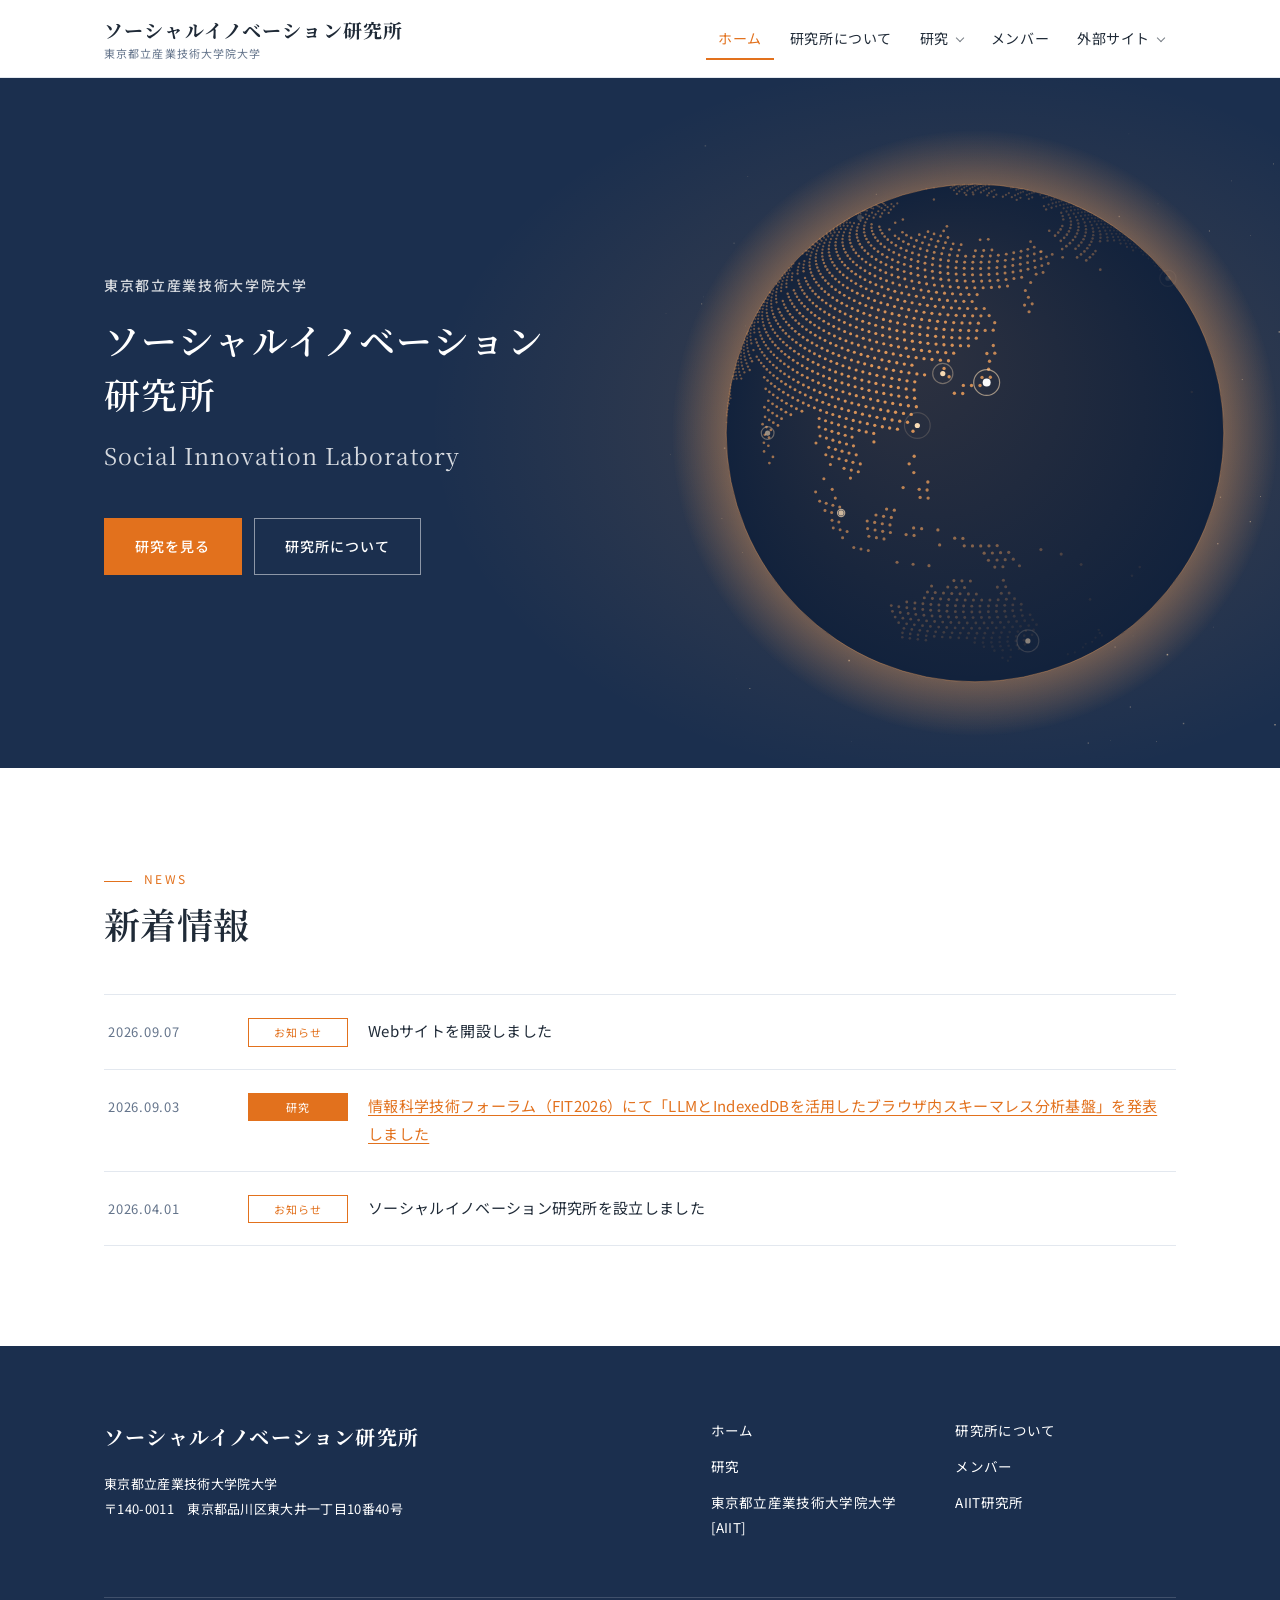
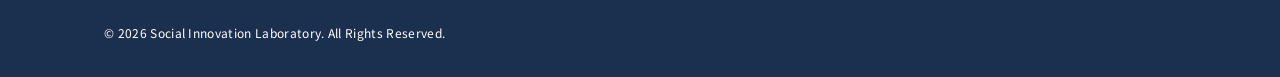
<file: index.html>
<!DOCTYPE html>
<html lang="ja">
<head>
<meta charset="UTF-8">
<meta name="viewport" content="width=device-width, initial-scale=1">
<title>東京都立産業技術大学院大学 ソーシャルイノベーション研究所</title>
<meta name="description" content="東京都立産業技術大学院大学（AIIT）ソーシャルイノベーション研究所のWebサイトです。社会課題の本質を洞察し、ICT・AIなどの新しい仕組みや技術・制度・サービスで解決するための研究・実証を行っています。">
<meta property="og:title" content="東京都立産業技術大学院大学 ソーシャルイノベーション研究所">
<meta property="og:description" content="東京都立産業技術大学院大学（AIIT）ソーシャルイノベーション研究所のWebサイトです。社会課題の本質を洞察し、ICT・AIなどの新しい仕組みや技術・制度・サービスで解決するための研究・実証を行っています。">
<meta property="og:type" content="website">
<meta property="og:locale" content="ja_JP">
<meta property="og:url" content="https://aiit-namioka-pt.github.io/social-innovation-lab/">
<meta property="og:site_name" content="東京都立産業技術大学院大学 ソーシャルイノベーション研究所">
<meta property="og:image" content="https://aiit-namioka-pt.github.io/social-innovation-lab/ogp.png">
<meta property="og:image:width" content="1200">
<meta property="og:image:height" content="630">
<meta property="og:image:alt" content="東京都立産業技術大学院大学 ソーシャルイノベーション研究所">
<meta name="twitter:card" content="summary_large_image">
<link rel="canonical" href="https://aiit-namioka-pt.github.io/social-innovation-lab/">
<link rel="preconnect" href="https://fonts.googleapis.com">
<link rel="preconnect" href="https://fonts.gstatic.com" crossorigin>
<link href="https://fonts.googleapis.com/css2?family=Noto+Sans+JP:wght@400;500;700&family=Noto+Serif+JP:wght@500;600;700&display=swap" rel="stylesheet">
<link rel="icon" href="favicon.ico" sizes="any">
<link rel="icon" type="image/svg+xml" href="favicon.svg">
<link rel="apple-touch-icon" href="apple-touch-icon.png">
<link rel="stylesheet" href="style.css">
<script type="application/ld+json">
{
  "@context": "https://schema.org",
  "@type": "ResearchOrganization",
  "name": "東京都立産業技術大学院大学 ソーシャルイノベーション研究所",
  "alternateName": [
    "ソーシャルイノベーション研究所",
    "Social Innovation Laboratory"
  ],
  "url": "https://aiit-namioka-pt.github.io/social-innovation-lab/",
  "logo": "https://aiit-namioka-pt.github.io/social-innovation-lab/apple-touch-icon.png",
  "image": "https://aiit-namioka-pt.github.io/social-innovation-lab/ogp.png",
  "description": "東京都立産業技術大学院大学（AIIT）ソーシャルイノベーション研究所のWebサイトです。社会課題の本質を洞察し、ICT・AIなどの新しい仕組みや技術・制度・サービスで解決するための研究・実証を行っています。",
  "foundingDate": "2026-04-01",
  "parentOrganization": {
    "@type": "CollegeOrUniversity",
    "name": "東京都立産業技術大学院大学",
    "alternateName": "AIIT",
    "url": "https://aiit.ac.jp/"
  },
  "address": {
    "@type": "PostalAddress",
    "postalCode": "140-0011",
    "addressRegion": "東京都",
    "addressLocality": "品川区",
    "streetAddress": "東大井一丁目10番40号",
    "addressCountry": "JP"
  },
  "knowsAbout": [
    "生産システム",
    "LLM",
    "VLM",
    "ビッグデータ応用システム",
    "作業・行動認識",
    "情報支援",
    "XR応用システム",
    "機械学習"
  ]
}
</script>
</head>
<body>
<a class="skip-link" href="#main">本文へスキップ</a>

<header class="site-header">
  <div class="container header-inner">
    <a class="brand" href="index.html">
      <span class="brand-mark">ソーシャルイノベーション研究所</span>
      <span class="brand-sub">東京都立産業技術大学院大学</span>
    </a>
    <nav class="gnav" aria-label="グローバルナビゲーション">
      <ul>
        <li><a href="index.html" aria-current="page">ホーム</a></li>
        <li><a href="about.html">研究所について</a></li>
        <li class="nav-dropdown-item">
          <details class="nav-dropdown">
            <summary>研究</summary>
            <ul class="nav-dropdown-menu">
              <li><a href="research-2026.html">令和8（2026）年度</a></li>
            </ul>
          </details>
        </li>
        <li><a href="members.html">メンバー</a></li>
        <li class="nav-dropdown-item">
          <details class="nav-dropdown">
            <summary>外部サイト</summary>
            <ul class="nav-dropdown-menu">
              <li><a href="https://aiit.ac.jp/" target="_blank" rel="noopener noreferrer">東京都立産業技術大学院大学 [AIIT]</a></li>
              <li><a href="https://aiit.ac.jp/research_collab/opi/research/" target="_blank" rel="noopener noreferrer">AIIT研究所</a></li>
            </ul>
          </details>
        </li>
      </ul>
    </nav>
  </div>
</header>

<main id="main">

  <section class="hero">
    <div class="container hero-inner">
      <div class="hero-text">
        <p class="hero-org">東京都立産業技術大学院大学</p>
        <h1 class="hero-title"><span>ソーシャルイノベーション</span><span>研究所</span></h1>
        <p class="hero-en">Social Innovation Laboratory</p>
        <div class="hero-actions">
          <a class="btn" href="research-2026.html">研究を見る</a>
          <a class="btn btn--ghost" href="about.html">研究所について</a>
        </div>
      </div>
      <div class="hero-visual" aria-hidden="true"><canvas class="globe" data-globe='{"shade": true, "glow": 0.5, "cities": "world", "stars": true, "dot": 1.7, "land": "#f5a35c", "hi": "#ffe0b8", "ink": "#12223c", "accent": "#ffffff"}'></canvas><noscript><img src="globe.svg" alt="" width="800" height="800"></noscript></div>
    </div>
  </section>

  <section class="section">
    <div class="container">
      <div class="section-head">
        <p class="section-en">News</p>
        <h2>新着情報</h2>
      </div>
      <ul class="news-list">
        <li>
          <span class="news-date">2026.09.07</span>
          <span class="news-cat" data-cat="お知らせ">お知らせ</span>
          <span class="news-title">Webサイトを開設しました</span>
        </li>
        <li>
          <span class="news-date">2026.09.03</span>
          <span class="news-cat" data-cat="研究">研究</span>
          <span class="news-title"><a href="https://www.ipsj.or.jp/event/fit/fit2026/abstract/data/html/program/d.html" target="_blank" rel="noopener noreferrer">情報科学技術フォーラム（FIT2026）にて「LLMとIndexedDBを活用したブラウザ内スキーマレス分析基盤」を発表しました</a></span>
        </li>
        <li>
          <span class="news-date">2026.04.01</span>
          <span class="news-cat" data-cat="お知らせ">お知らせ</span>
          <span class="news-title">ソーシャルイノベーション研究所を設立しました</span>
        </li>
      </ul>
    </div>
  </section>

</main>

<footer class="site-footer">
  <div class="container">
    <div class="footer-top">
      <div class="footer-brand">
        <span class="brand-mark">ソーシャルイノベーション研究所</span>
        <p>東京都立産業技術大学院大学<br>
        〒140-0011　東京都品川区東大井一丁目10番40号</p>
      </div>
      <div class="footer-nav">
        <ul>
          <li><a href="index.html">ホーム</a></li>
          <li><a href="about.html">研究所について</a></li>
          <li><a href="research-2026.html">研究</a></li>
          <li><a href="members.html">メンバー</a></li>
          <li><a href="https://aiit.ac.jp/" target="_blank" rel="noopener noreferrer">東京都立産業技術大学院大学 [AIIT]</a></li>
          <li><a href="https://aiit.ac.jp/research_collab/opi/research/" target="_blank" rel="noopener noreferrer">AIIT研究所</a></li>
        </ul>
      </div>
    </div>
    <div class="footer-bottom">
      &copy; 2026 Social Innovation Laboratory. All Rights Reserved.
    </div>
  </div>
</footer>

<script src="globe-data.js" defer></script>
<script src="globe.js" defer></script>
</body>
</html>
</file>
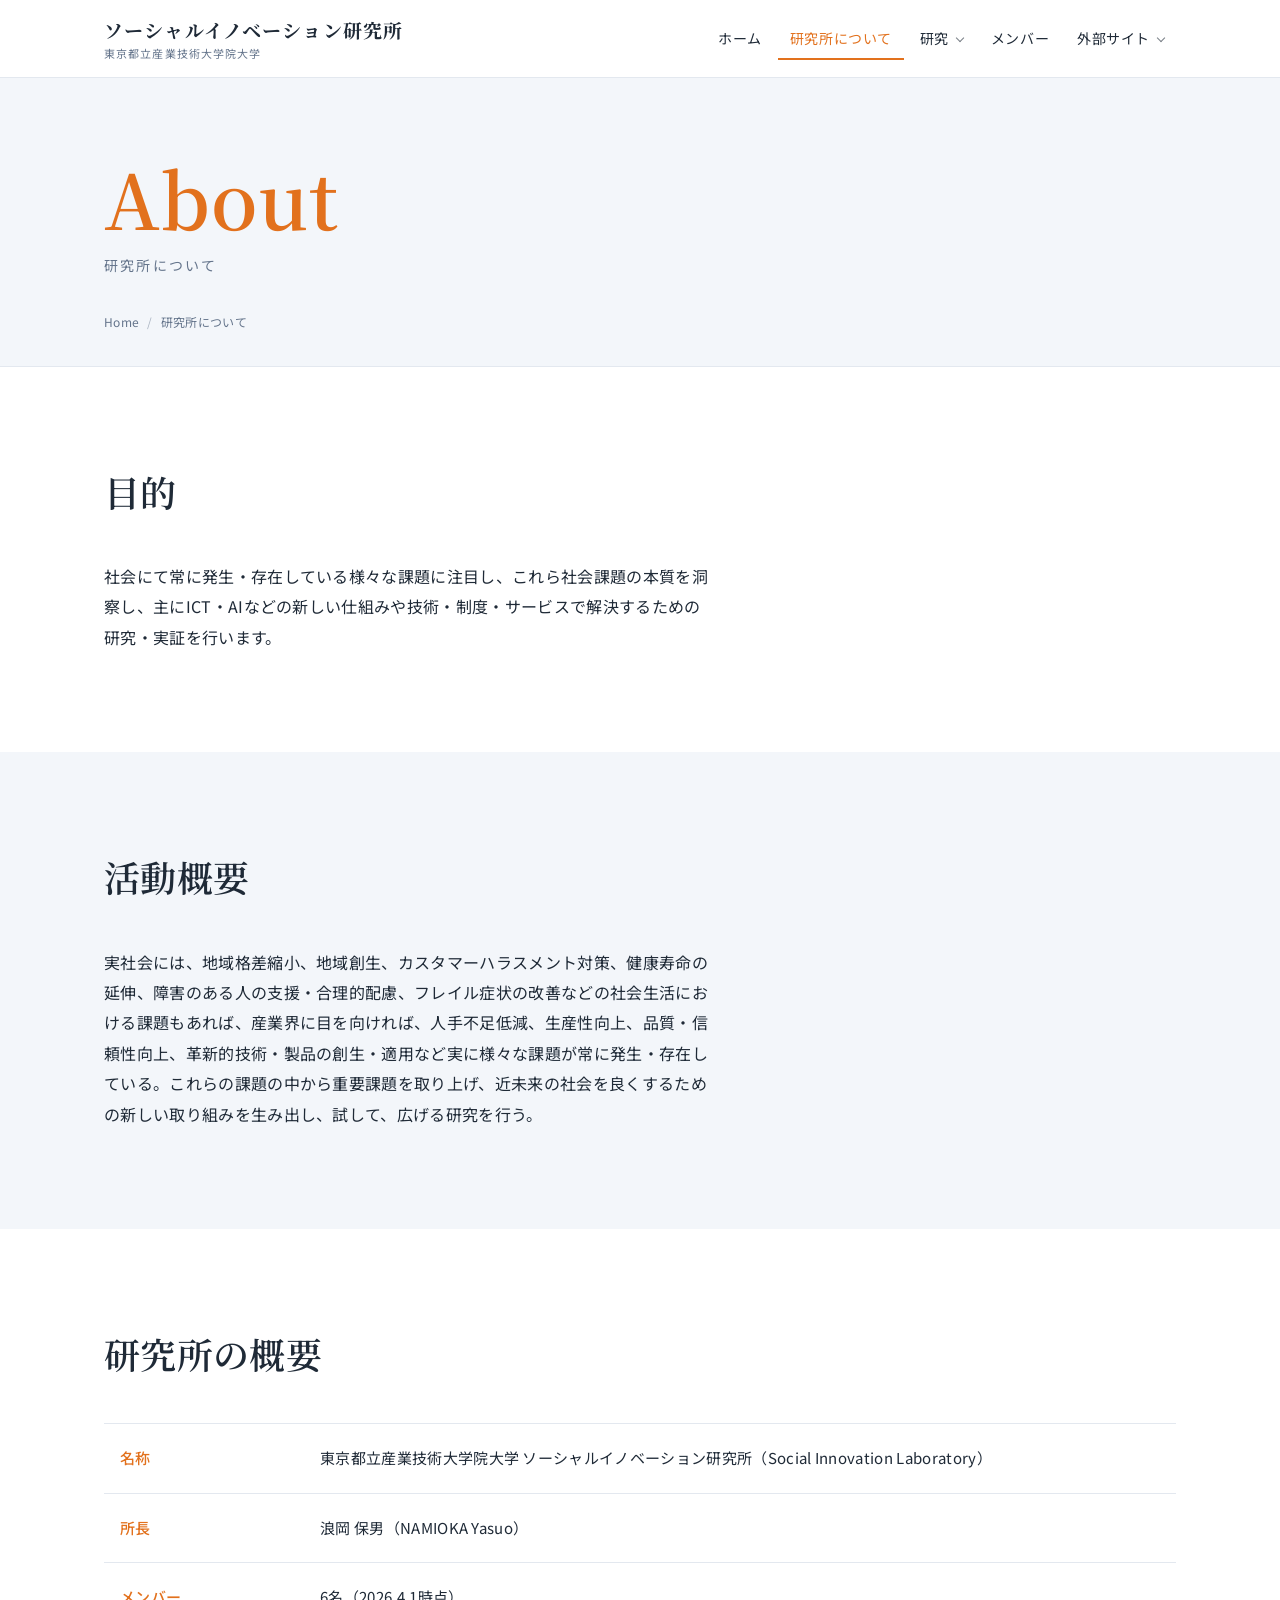
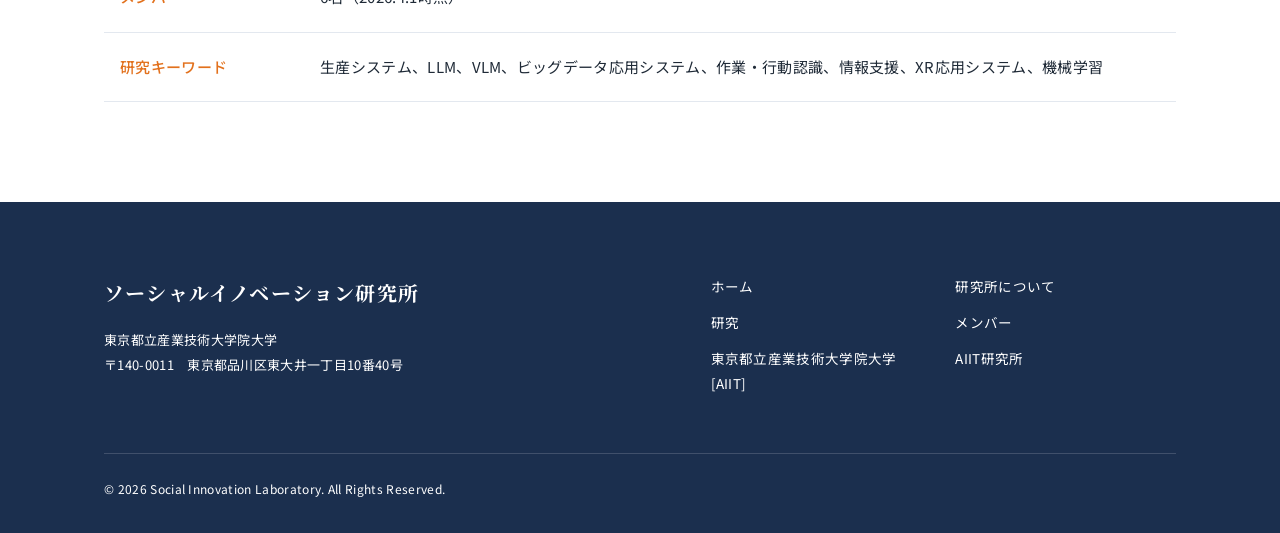
<file: about.html>
<!DOCTYPE html>
<html lang="ja">
<head>
<meta charset="UTF-8">
<meta name="viewport" content="width=device-width, initial-scale=1">
<title>研究所について | 東京都立産業技術大学院大学 ソーシャルイノベーション研究所</title>
<meta name="description" content="ソーシャルイノベーション研究所の目的・活動概要と、所長・メンバー・研究キーワードなどの研究所の概要をご紹介します。">
<meta property="og:title" content="研究所について | 東京都立産業技術大学院大学 ソーシャルイノベーション研究所">
<meta property="og:description" content="研究所の目的・活動概要・研究所の概要をご紹介します。">
<meta property="og:type" content="article">
<meta property="og:locale" content="ja_JP">
<meta property="og:url" content="https://aiit-namioka-pt.github.io/social-innovation-lab/about.html">
<meta property="og:site_name" content="東京都立産業技術大学院大学 ソーシャルイノベーション研究所">
<meta property="og:image" content="https://aiit-namioka-pt.github.io/social-innovation-lab/ogp.png">
<meta property="og:image:width" content="1200">
<meta property="og:image:height" content="630">
<meta property="og:image:alt" content="東京都立産業技術大学院大学 ソーシャルイノベーション研究所">
<meta name="twitter:card" content="summary_large_image">
<link rel="canonical" href="https://aiit-namioka-pt.github.io/social-innovation-lab/about.html">
<link rel="preconnect" href="https://fonts.googleapis.com">
<link rel="preconnect" href="https://fonts.gstatic.com" crossorigin>
<link href="https://fonts.googleapis.com/css2?family=Noto+Sans+JP:wght@400;500;700&family=Noto+Serif+JP:wght@500;600;700&display=swap" rel="stylesheet">
<link rel="icon" href="favicon.ico" sizes="any">
<link rel="icon" type="image/svg+xml" href="favicon.svg">
<link rel="apple-touch-icon" href="apple-touch-icon.png">
<link rel="stylesheet" href="style.css">
</head>
<body>
<a class="skip-link" href="#main">本文へスキップ</a>

<header class="site-header">
  <div class="container header-inner">
    <a class="brand" href="index.html">
      <span class="brand-mark">ソーシャルイノベーション研究所</span>
      <span class="brand-sub">東京都立産業技術大学院大学</span>
    </a>
    <nav class="gnav" aria-label="グローバルナビゲーション">
      <ul>
        <li><a href="index.html">ホーム</a></li>
        <li><a href="about.html" aria-current="page">研究所について</a></li>
        <li class="nav-dropdown-item">
          <details class="nav-dropdown">
            <summary>研究</summary>
            <ul class="nav-dropdown-menu">
              <li><a href="research-2026.html">令和8（2026）年度</a></li>
            </ul>
          </details>
        </li>
        <li><a href="members.html">メンバー</a></li>
        <li class="nav-dropdown-item">
          <details class="nav-dropdown">
            <summary>外部サイト</summary>
            <ul class="nav-dropdown-menu">
              <li><a href="https://aiit.ac.jp/" target="_blank" rel="noopener noreferrer">東京都立産業技術大学院大学 [AIIT]</a></li>
              <li><a href="https://aiit.ac.jp/research_collab/opi/research/" target="_blank" rel="noopener noreferrer">AIIT研究所</a></li>
            </ul>
          </details>
        </li>
      </ul>
    </nav>
  </div>
</header>

<main id="main">

  <section class="page-head">
    <div class="container">
      <h1>About</h1>
      <p class="ja">研究所について</p>
      <ul class="breadcrumb">
        <li><a href="index.html">Home</a></li>
        <li>研究所について</li>
      </ul>
    </div>
  </section>

  <section class="section">
    <div class="container">
      <div class="section-head">
        <h2>目的</h2>
      </div>
      <div class="prose">
        <p>社会にて常に発生・存在している様々な課題に注目し、これら社会課題の本質を洞察し、主にICT・AIなどの新しい仕組みや技術・制度・サービスで解決するための研究・実証を行います。</p>
      </div>
    </div>
  </section>

  <section class="section section--band">
    <div class="container">
      <div class="section-head">
        <h2>活動概要</h2>
      </div>
      <div class="prose">
        <p>実社会には、地域格差縮小、地域創生、カスタマーハラスメント対策、健康寿命の延伸、障害のある人の支援・合理的配慮、フレイル症状の改善などの社会生活における課題もあれば、産業界に目を向ければ、人手不足低減、生産性向上、品質・信頼性向上、革新的技術・製品の創生・適用など実に様々な課題が常に発生・存在している。これらの課題の中から重要課題を取り上げ、近未来の社会を良くするための新しい取り組みを生み出し、試して、広げる研究を行う。</p>
      </div>
    </div>
  </section>

  <section class="section">
    <div class="container">
      <div class="section-head">
        <h2>研究所の概要</h2>
      </div>
      <table class="table">
        <tbody>
          <tr><th>名称</th><td>東京都立産業技術大学院大学  ソーシャルイノベーション研究所（Social Innovation Laboratory）</td></tr>
          <tr><th>所長</th><td>浪岡 保男（NAMIOKA Yasuo）</td></tr>
          <tr><th>メンバー</th><td>6名（2026.4.1時点）</td></tr>
          <tr><th>研究キーワード</th><td>生産システム、LLM、VLM、ビッグデータ応用システム、作業・行動認識、情報支援、XR応用システム、機械学習</td></tr>
        </tbody>
      </table>
    </div>
  </section>

</main>

<footer class="site-footer">
  <div class="container">
    <div class="footer-top">
      <div class="footer-brand">
        <span class="brand-mark">ソーシャルイノベーション研究所</span>
        <p>東京都立産業技術大学院大学<br>
        〒140-0011　東京都品川区東大井一丁目10番40号</p>
      </div>
      <div class="footer-nav">
        <ul>
          <li><a href="index.html">ホーム</a></li>
          <li><a href="about.html">研究所について</a></li>
          <li><a href="research-2026.html">研究</a></li>
          <li><a href="members.html">メンバー</a></li>
          <li><a href="https://aiit.ac.jp/" target="_blank" rel="noopener noreferrer">東京都立産業技術大学院大学 [AIIT]</a></li>
          <li><a href="https://aiit.ac.jp/research_collab/opi/research/" target="_blank" rel="noopener noreferrer">AIIT研究所</a></li>
        </ul>
      </div>
    </div>
    <div class="footer-bottom">
      &copy; 2026 Social Innovation Laboratory. All Rights Reserved.
    </div>
  </div>
</footer>

</body>
</html>
</file>
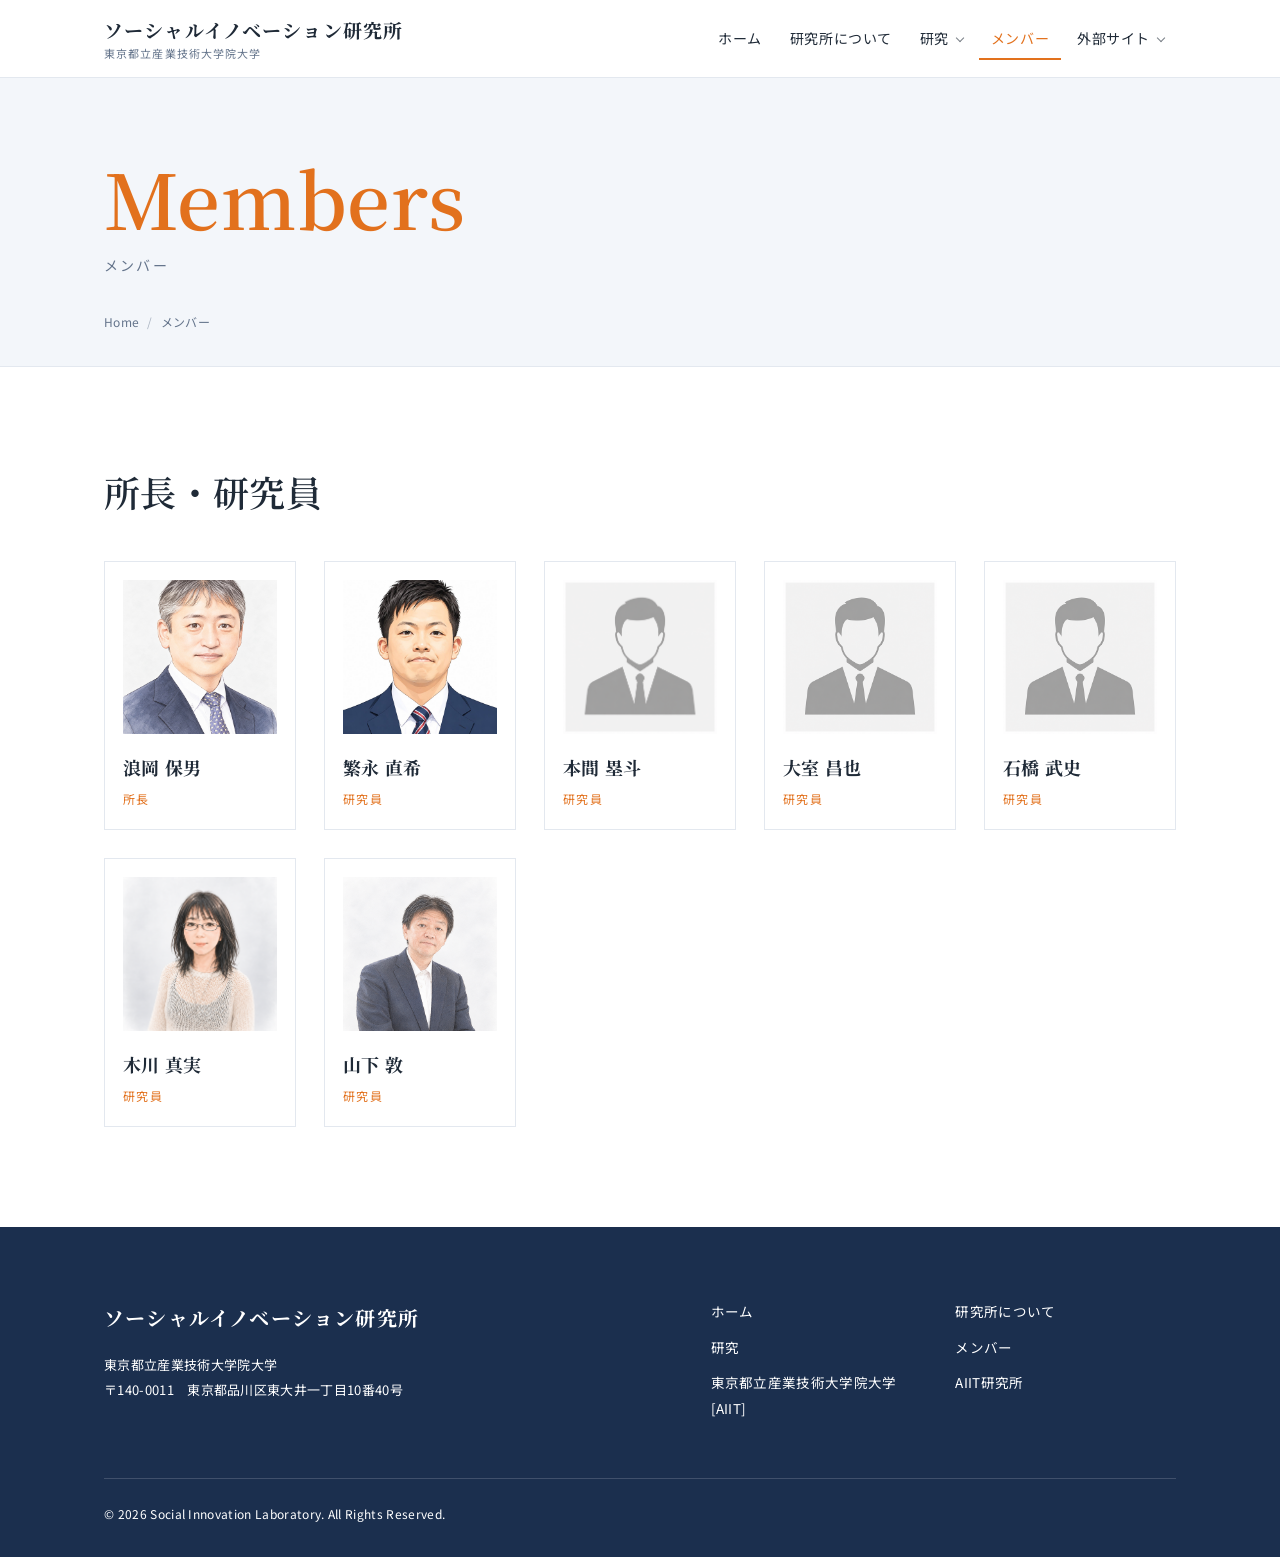
<file: members.html>
<!DOCTYPE html>
<html lang="ja">
<head>
<meta charset="UTF-8">
<meta name="viewport" content="width=device-width, initial-scale=1">
<title>メンバー | 東京都立産業技術大学院大学 ソーシャルイノベーション研究所</title>
<meta name="description" content="ソーシャルイノベーション研究所の所長・メンバー体制をご紹介します。">
<meta property="og:title" content="メンバー | 東京都立産業技術大学院大学 ソーシャルイノベーション研究所">
<meta property="og:description" content="所長・メンバー体制をご紹介します。">
<meta property="og:type" content="article">
<meta property="og:locale" content="ja_JP">
<meta property="og:url" content="https://aiit-namioka-pt.github.io/social-innovation-lab/members.html">
<meta property="og:site_name" content="東京都立産業技術大学院大学 ソーシャルイノベーション研究所">
<meta property="og:image" content="https://aiit-namioka-pt.github.io/social-innovation-lab/ogp.png">
<meta property="og:image:width" content="1200">
<meta property="og:image:height" content="630">
<meta property="og:image:alt" content="東京都立産業技術大学院大学 ソーシャルイノベーション研究所">
<meta name="twitter:card" content="summary_large_image">
<link rel="canonical" href="https://aiit-namioka-pt.github.io/social-innovation-lab/members.html">
<link rel="preconnect" href="https://fonts.googleapis.com">
<link rel="preconnect" href="https://fonts.gstatic.com" crossorigin>
<link href="https://fonts.googleapis.com/css2?family=Noto+Sans+JP:wght@400;500;700&family=Noto+Serif+JP:wght@500;600;700&display=swap" rel="stylesheet">
<link rel="icon" href="favicon.ico" sizes="any">
<link rel="icon" type="image/svg+xml" href="favicon.svg">
<link rel="apple-touch-icon" href="apple-touch-icon.png">
<link rel="stylesheet" href="style.css">
</head>
<body>
<a class="skip-link" href="#main">本文へスキップ</a>

<header class="site-header">
  <div class="container header-inner">
    <a class="brand" href="index.html">
      <span class="brand-mark">ソーシャルイノベーション研究所</span>
      <span class="brand-sub">東京都立産業技術大学院大学</span>
    </a>
    <nav class="gnav" aria-label="グローバルナビゲーション">
      <ul>
        <li><a href="index.html">ホーム</a></li>
        <li><a href="about.html">研究所について</a></li>
        <li class="nav-dropdown-item">
          <details class="nav-dropdown">
            <summary>研究</summary>
            <ul class="nav-dropdown-menu">
              <li><a href="research-2026.html">令和8（2026）年度</a></li>
            </ul>
          </details>
        </li>
        <li><a href="members.html" aria-current="page">メンバー</a></li>
        <li class="nav-dropdown-item">
          <details class="nav-dropdown">
            <summary>外部サイト</summary>
            <ul class="nav-dropdown-menu">
              <li><a href="https://aiit.ac.jp/" target="_blank" rel="noopener noreferrer">東京都立産業技術大学院大学 [AIIT]</a></li>
              <li><a href="https://aiit.ac.jp/research_collab/opi/research/" target="_blank" rel="noopener noreferrer">AIIT研究所</a></li>
            </ul>
          </details>
        </li>
      </ul>
    </nav>
  </div>
</header>

<main id="main">

  <section class="page-head">
    <div class="container">
      <h1>Members</h1>
      <p class="ja">メンバー</p>
      <ul class="breadcrumb">
        <li><a href="index.html">Home</a></li>
        <li>メンバー</li>
      </ul>
    </div>
  </section>

  <section class="section">
    <div class="container">
      <div class="section-head">
        <h2>所長・研究員</h2>
      </div>
      <div class="member-grid">
        <div class="member">
          <img class="avatar" src="director.png" alt="浪岡 保男（所長）">
          <h3>浪岡 保男</h3>
          <p class="role">所長　</p>
        </div>
        <div class="member">
          <img class="avatar" src="member01.png" alt="繁永 直希（研究員）">
          <h3>繁永 直希</h3>
          <p class="role">研究員</p>
        </div>
        <div class="member">
          <img class="avatar" src="member02.png" alt="本間 塁斗（研究員）">
          <h3>本間 塁斗</h3>
          <p class="role">研究員</p>
        </div>
        <div class="member">
          <img class="avatar" src="member03.png" alt="大室 昌也（研究員）">
          <h3>大室 昌也</h3>
          <p class="role">研究員</p>
        </div>
        <div class="member">
          <img class="avatar" src="member04.png" alt="石橋 武史（研究員）">
          <h3>石橋 武史</h3>
          <p class="role">研究員</p>
        </div>
        <div class="member">
          <img class="avatar" src="member05.png" alt="木川 真実（研究員）">
          <h3>木川 真実</h3>
          <p class="role">研究員</p>
        </div>
        <div class="member">
          <img class="avatar" src="member06.png" alt="山下 敦（研究員）">
          <h3>山下 敦</h3>
          <p class="role">研究員</p>
        </div>
      </div>
    </div>
  </section>

</main>

<footer class="site-footer">
  <div class="container">
    <div class="footer-top">
      <div class="footer-brand">
        <span class="brand-mark">ソーシャルイノベーション研究所</span>
        <p>東京都立産業技術大学院大学<br>
        〒140-0011　東京都品川区東大井一丁目10番40号</p>
      </div>
      <div class="footer-nav">
        <ul>
          <li><a href="index.html">ホーム</a></li>
          <li><a href="about.html">研究所について</a></li>
          <li><a href="research-2026.html">研究</a></li>
          <li><a href="members.html">メンバー</a></li>
          <li><a href="https://aiit.ac.jp/" target="_blank" rel="noopener noreferrer">東京都立産業技術大学院大学 [AIIT]</a></li>
          <li><a href="https://aiit.ac.jp/research_collab/opi/research/" target="_blank" rel="noopener noreferrer">AIIT研究所</a></li>
        </ul>
      </div>
    </div>
    <div class="footer-bottom">
      &copy; 2026 Social Innovation Laboratory. All Rights Reserved.
    </div>
  </div>
</footer>

</body>
</html>
</file>
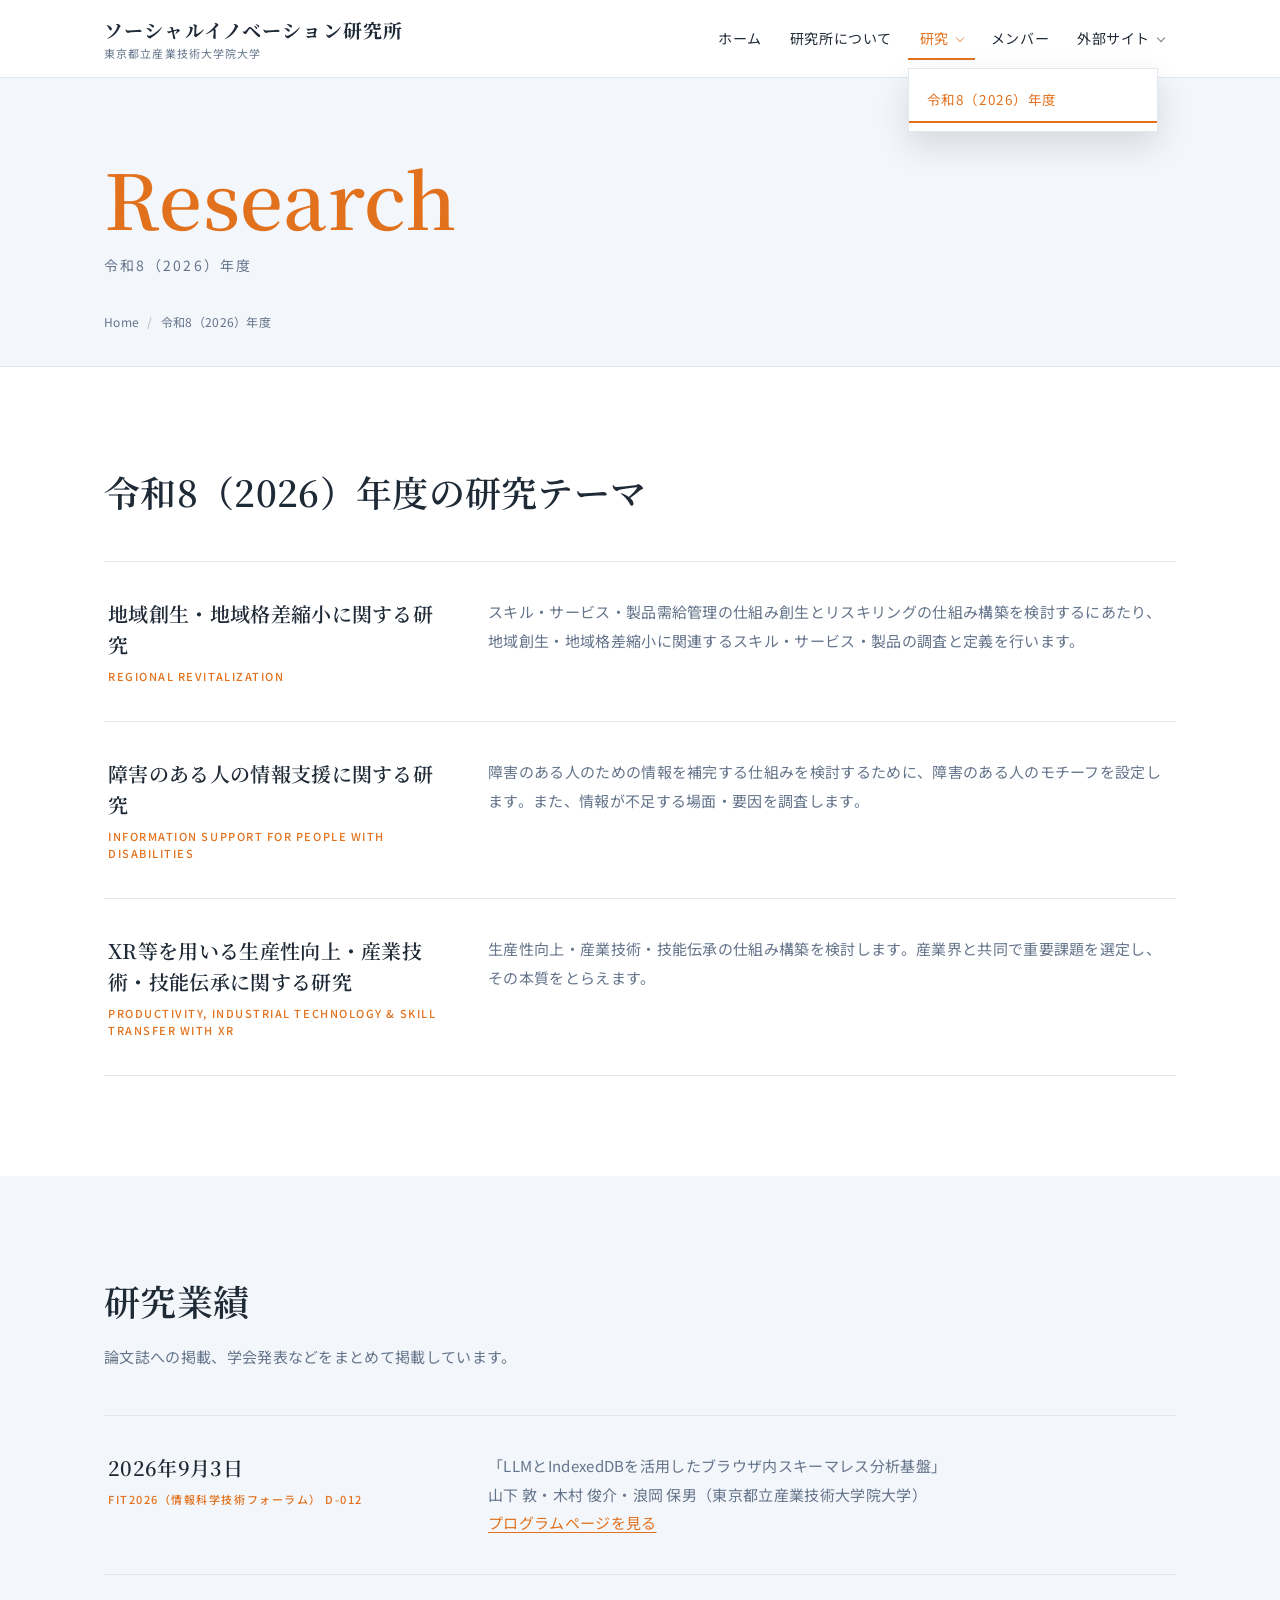
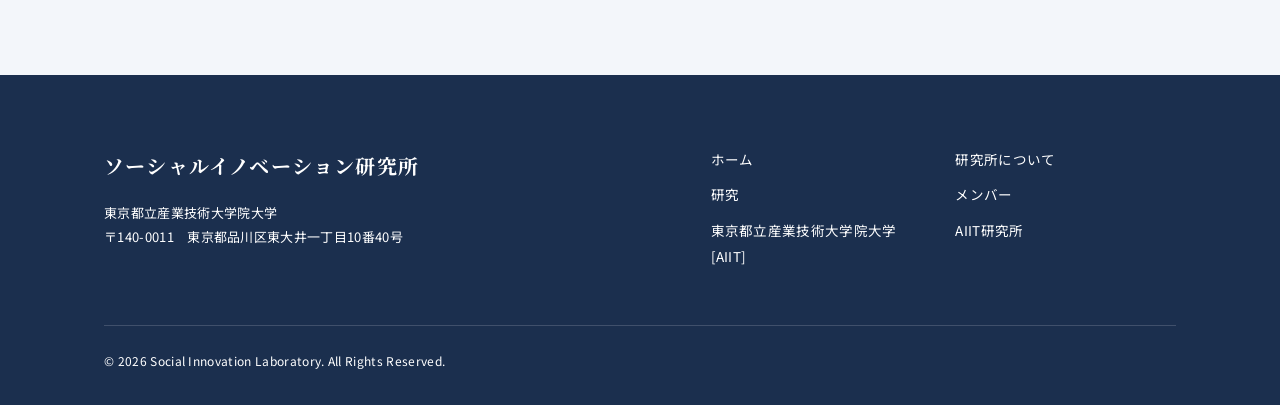
<file: research-2026.html>
<!DOCTYPE html>
<html lang="ja">
<head>
<meta charset="UTF-8">
<meta name="viewport" content="width=device-width, initial-scale=1">
<title>令和8（2026）年度の研究 | 東京都立産業技術大学院大学 ソーシャルイノベーション研究所</title>
<meta name="description" content="令和8（2026）年度の研究テーマ（地域創生・地域格差縮小、障害のある人の情報支援、XRを用いた生産性向上・技能伝承）と研究業績をご紹介します。">
<meta property="og:title" content="令和8（2026）年度の研究 | 東京都立産業技術大学院大学 ソーシャルイノベーション研究所">
<meta property="og:description" content="令和8（2026）年度の研究テーマと研究業績をご紹介します。">
<meta property="og:type" content="article">
<meta property="og:locale" content="ja_JP">
<meta property="og:url" content="https://aiit-namioka-pt.github.io/social-innovation-lab/research-2026.html">
<meta property="og:site_name" content="東京都立産業技術大学院大学 ソーシャルイノベーション研究所">
<meta property="og:image" content="https://aiit-namioka-pt.github.io/social-innovation-lab/ogp.png">
<meta property="og:image:width" content="1200">
<meta property="og:image:height" content="630">
<meta property="og:image:alt" content="東京都立産業技術大学院大学 ソーシャルイノベーション研究所">
<meta name="twitter:card" content="summary_large_image">
<link rel="canonical" href="https://aiit-namioka-pt.github.io/social-innovation-lab/research-2026.html">
<link rel="preconnect" href="https://fonts.googleapis.com">
<link rel="preconnect" href="https://fonts.gstatic.com" crossorigin>
<link href="https://fonts.googleapis.com/css2?family=Noto+Sans+JP:wght@400;500;700&family=Noto+Serif+JP:wght@500;600;700&display=swap" rel="stylesheet">
<link rel="icon" href="favicon.ico" sizes="any">
<link rel="icon" type="image/svg+xml" href="favicon.svg">
<link rel="apple-touch-icon" href="apple-touch-icon.png">
<link rel="stylesheet" href="style.css">
</head>
<body>
<a class="skip-link" href="#main">本文へスキップ</a>

<header class="site-header">
  <div class="container header-inner">
    <a class="brand" href="index.html">
      <span class="brand-mark">ソーシャルイノベーション研究所</span>
      <span class="brand-sub">東京都立産業技術大学院大学</span>
    </a>
    <nav class="gnav" aria-label="グローバルナビゲーション">
      <ul>
        <li><a href="index.html">ホーム</a></li>
        <li><a href="about.html">研究所について</a></li>
        <li class="nav-dropdown-item">
          <details class="nav-dropdown" open>
            <summary class="is-current">研究</summary>
            <ul class="nav-dropdown-menu">
              <li><a href="research-2026.html" aria-current="page">令和8（2026）年度</a></li>
            </ul>
          </details>
        </li>
        <li><a href="members.html">メンバー</a></li>
        <li class="nav-dropdown-item">
          <details class="nav-dropdown">
            <summary>外部サイト</summary>
            <ul class="nav-dropdown-menu">
              <li><a href="https://aiit.ac.jp/" target="_blank" rel="noopener noreferrer">東京都立産業技術大学院大学 [AIIT]</a></li>
              <li><a href="https://aiit.ac.jp/research_collab/opi/research/" target="_blank" rel="noopener noreferrer">AIIT研究所</a></li>
            </ul>
          </details>
        </li>
      </ul>
    </nav>
  </div>
</header>

<main id="main">

  <section class="page-head">
    <div class="container">
      <h1>Research</h1>
      <p class="ja">令和8（2026）年度</p>
      <ul class="breadcrumb">
        <li><a href="index.html">Home</a></li>
        <li>令和8（2026）年度</li>
      </ul>
    </div>
  </section>

  <!-- 令和8年度の研究テーマ -->
  <section class="section" id="themes">
    <div class="container">
      <div class="section-head">
        <h2>令和8（2026）年度の研究テーマ</h2>
      </div>

      <ul class="unit-list">
        <li><div class="row">
          <div class="unit-name">地域創生・地域格差縮小に関する研究<small>REGIONAL REVITALIZATION</small></div>
          <p class="unit-desc">スキル・サービス・製品需給管理の仕組み創生とリスキリングの仕組み構築を検討するにあたり、地域創生・地域格差縮小に関連するスキル・サービス・製品の調査と定義を行います。</p>
        </div></li>
        <li><div class="row">
          <div class="unit-name">障害のある人の情報支援に関する研究<small>INFORMATION SUPPORT FOR PEOPLE WITH DISABILITIES</small></div>
          <p class="unit-desc">障害のある人のための情報を補完する仕組みを検討するために、障害のある人のモチーフを設定します。また、情報が不足する場面・要因を調査します。</p>
        </div></li>
        <li><div class="row">
          <div class="unit-name">XR等を用いる生産性向上・産業技術・技能伝承に関する研究<small>PRODUCTIVITY, INDUSTRIAL TECHNOLOGY &amp; SKILL TRANSFER WITH XR</small></div>
          <p class="unit-desc">生産性向上・産業技術・技能伝承の仕組み構築を検討します。産業界と共同で重要課題を選定し、その本質をとらえます。</p>
        </div></li>
      </ul>
    </div>
  </section>

  <!-- 研究業績 -->
  <section class="section section--band" id="publications">
    <div class="container">
      <div class="section-head">
        <h2>研究業績</h2>
        <p class="lead">論文誌への掲載、学会発表などをまとめて掲載しています。</p>
      </div>

      <ul class="unit-list">
        <li><div class="row">
          <div class="unit-name">2026年9月3日<small>FIT2026（情報科学技術フォーラム） D-012</small></div>
          <p class="unit-desc">「LLMとIndexedDBを活用したブラウザ内スキーマレス分析基盤」<br>
          山下 敦・木村 俊介・浪岡 保男（東京都立産業技術大学院大学）<br>
          <a href="https://www.ipsj.or.jp/event/fit/fit2026/abstract/data/html/program/d.html" target="_blank" rel="noopener noreferrer">プログラムページを見る</a></p>
        </div></li>
      </ul>
    </div>
  </section>

</main>

<footer class="site-footer">
  <div class="container">
    <div class="footer-top">
      <div class="footer-brand">
        <span class="brand-mark">ソーシャルイノベーション研究所</span>
        <p>東京都立産業技術大学院大学<br>
        〒140-0011　東京都品川区東大井一丁目10番40号</p>
      </div>
      <div class="footer-nav">
        <ul>
          <li><a href="index.html">ホーム</a></li>
          <li><a href="about.html">研究所について</a></li>
          <li><a href="research-2026.html">研究</a></li>
          <li><a href="members.html">メンバー</a></li>
          <li><a href="https://aiit.ac.jp/" target="_blank" rel="noopener noreferrer">東京都立産業技術大学院大学 [AIIT]</a></li>
          <li><a href="https://aiit.ac.jp/research_collab/opi/research/" target="_blank" rel="noopener noreferrer">AIIT研究所</a></li>
        </ul>
      </div>
    </div>
    <div class="footer-bottom">
      &copy; 2026 Social Innovation Laboratory. All Rights Reserved.
    </div>
  </div>
</footer>

</body>
</html>
</file>
<file: style.css>
@charset "UTF-8";

/* =========================================================
   共通の骨組み（各案のテーマ変数で見た目を切り替える）
   ========================================================= */
*, *::before, *::after { box-sizing: border-box; }

html { scroll-behavior: smooth; scroll-padding-top: 96px; -webkit-text-size-adjust: 100%; }

body {
  margin: 0;
  background: var(--bg);
  color: var(--fg);
  font-family: var(--font-body);
  font-size: 16px;
  line-height: 1.9;
  letter-spacing: .02em;
  -webkit-font-smoothing: antialiased;
}

img { max-width: 100%; height: auto; display: block; }
a { color: var(--link, var(--accent)); text-decoration: none; }
:focus-visible { outline: 2px solid var(--accent); outline-offset: 3px; }

.container {
  width: 100%;
  max-width: var(--container, 1120px);
  margin-inline: auto;
  padding-inline: var(--gut, 24px);
}

.skip-link { position: absolute; left: -9999px; top: 0; background: var(--accent); color: var(--on-accent, #fff); padding: 10px 18px; z-index: 99; }
.skip-link:focus { left: 8px; top: 8px; }

/* ---------------------------------------------------------
   ヘッダー
   --------------------------------------------------------- */
.site-header {
  position: sticky;
  top: 0;
  z-index: 50;
  background: var(--header-bg, var(--bg));
  border-bottom: 1px solid var(--line);
}
.header-inner {
  display: flex;
  align-items: center;
  flex-wrap: wrap;
  gap: 10px 28px;
  padding-block: 16px;
}

.brand { display: flex; flex-direction: column; gap: 2px; color: var(--fg); line-height: 1.45; }
.brand-mark { font-family: var(--font-head); font-size: 18px; font-weight: 700; letter-spacing: .06em; }
.brand-sub { font-size: 11px; color: var(--muted); letter-spacing: .1em; }

.gnav { margin-left: auto; }
.gnav ul { display: flex; flex-wrap: wrap; align-items: center; gap: 2px 4px; list-style: none; margin: 0; padding: 0; }
.gnav a,
.gnav summary {
  display: inline-block;
  padding: 8px 12px;
  font-size: 14px;
  color: var(--fg);
  letter-spacing: .04em;
  cursor: pointer;
  list-style: none;
  transition: color .2s, background-color .2s;
}
.gnav summary::-webkit-details-marker { display: none; }
.gnav summary::after {
  content: "";
  display: inline-block;
  width: 6px;
  height: 6px;
  margin-left: 8px;
  border-right: 1.5px solid currentColor;
  border-bottom: 1.5px solid currentColor;
  transform: translateY(-3px) rotate(45deg);
  opacity: .6;
}
.gnav a:hover, .gnav summary:hover { color: var(--accent); }
.gnav a[aria-current="page"], .gnav summary.is-current { color: var(--accent); }

.nav-dropdown { position: relative; }
.gnav .nav-dropdown-menu {
  display: block;
  position: absolute;
  top: 100%;
  left: 0;
  z-index: 60;
  min-width: 250px;
  margin: 8px 0 0;
  padding: 8px 0;
  background: var(--menu-bg, var(--bg));
  border: 1px solid var(--line);
  box-shadow: 0 14px 34px rgba(0, 0, 0, .12);
}
.gnav .nav-dropdown-menu a { display: block; padding: 10px 18px; font-size: 13.5px; }

/* ---------------------------------------------------------
   ページ見出し
   --------------------------------------------------------- */
.page-head { padding: 80px 0 32px; border-bottom: 1px solid var(--line); }
.page-head h1 {
  margin: 0;
  font-family: var(--font-display, var(--font-head));
  font-size: clamp(42px, 7vw, 76px);
  line-height: 1.05;
}
.page-head .ja { margin: 14px 0 0; font-size: 14px; color: var(--muted); letter-spacing: .16em; }
.breadcrumb { margin: 32px 0 0; padding: 0; list-style: none; display: flex; flex-wrap: wrap; gap: 8px; font-size: 12px; color: var(--muted); }
.breadcrumb a { color: inherit; }
.breadcrumb a:hover { color: var(--accent); }
.breadcrumb li + li::before { content: "/"; margin-right: 8px; opacity: .5; }

/* ---------------------------------------------------------
   セクション
   --------------------------------------------------------- */
.section { padding: 100px 0; }
.section--band { background: var(--band); }
.section-head { margin-bottom: 44px; }
.section-en { margin: 0 0 8px; font-family: var(--font-label, inherit); font-size: 12px; letter-spacing: .2em; text-transform: uppercase; color: var(--accent); }
.section-head h2 { margin: 0; font-family: var(--font-head); font-size: clamp(26px, 3.6vw, 36px); line-height: 1.4; }
.section-head .lead { margin: 16px 0 0; max-width: 66ch; font-size: 15px; color: var(--muted); }

.prose { max-width: 68ch; }
.prose p { margin: 0 0 1.5em; }
.prose p:last-child { margin-bottom: 0; }

/* ---------------------------------------------------------
   トップ ヒーロー
   --------------------------------------------------------- */
.hero { position: relative; overflow: hidden; padding: 96px 0; }
.hero-inner { position: relative; display: grid; grid-template-columns: 1.15fr .85fr; gap: 48px; align-items: center; }
.hero-title {
  margin: 0;
  font-family: var(--font-head);
  font-size: clamp(28px, 3.3vw, 46px);
  line-height: 1.5;
  letter-spacing: .04em;
  font-weight: 700;
}
.hero-title span { display: inline-block; }
.hero-org { margin: 0 0 14px; font-size: 14px; font-weight: 500; letter-spacing: .12em; color: var(--muted); }
.hero-en { margin: 14px 0 0; font-family: var(--font-display, var(--font-head)); font-size: clamp(16px, 1.8vw, 24px); letter-spacing: .04em; color: var(--muted); }
.hero-actions { margin-top: 40px; display: flex; flex-wrap: wrap; gap: 12px; }
.hero-visual img { width: 100%; height: auto; }

/* ---------------------------------------------------------
   ボタン
   --------------------------------------------------------- */
.btn {
  display: inline-flex;
  align-items: center;
  justify-content: center;
  padding: 14px 30px;
  font-size: 14px;
  font-weight: 500;
  letter-spacing: .08em;
  border: 1px solid var(--accent);
  background: var(--accent);
  color: var(--on-accent, #fff);
  transition: background-color .2s, color .2s, border-color .2s, transform .2s, box-shadow .2s;
}
.btn--ghost { background: transparent; color: var(--fg); border-color: var(--line-strong, var(--fg)); }

/* ---------------------------------------------------------
   研究テーマ（トップ）
   --------------------------------------------------------- */
.theme-list { list-style: none; margin: 0; padding: 0; display: grid; grid-template-columns: repeat(3, 1fr); gap: 24px; }
.theme a {
  display: flex;
  flex-direction: column;
  height: 100%;
  padding: 32px 28px;
  color: var(--fg);
  background: var(--card-bg, transparent);
  border: 1px solid var(--line);
  transition: background-color .25s, color .25s, border-color .25s, transform .25s, box-shadow .25s;
}
.theme-no { font-family: var(--font-label, var(--font-head)); font-size: 14px; color: var(--accent); letter-spacing: .1em; }
.theme h3 { margin: 18px 0 6px; font-family: var(--font-head); font-size: 20px; line-height: 1.5; }
.theme-en { margin: 0 0 16px; font-family: var(--font-label, inherit); font-size: 11px; letter-spacing: .16em; text-transform: uppercase; color: var(--muted); }
.theme-desc { margin: 0; font-size: 14px; color: var(--muted); line-height: 1.85; }

/* ---------------------------------------------------------
   ニュース / 研究一覧 / メンバー / 表
   --------------------------------------------------------- */
.news-list { list-style: none; margin: 0; padding: 0; border-top: 1px solid var(--line); }
.news-list li { display: grid; grid-template-columns: 120px 100px 1fr; gap: 20px; align-items: baseline; padding: 22px 4px; border-bottom: 1px solid var(--line); }
.news-date { font-family: var(--font-label, inherit); font-size: 13px; color: var(--muted); letter-spacing: .06em; }
.news-cat { font-size: 11px; letter-spacing: .1em; text-align: center; padding: 3px 0; color: var(--accent); border: 1px solid currentColor; }
.news-cat[data-cat="研究"] { background: var(--accent); border-color: var(--accent); color: var(--on-accent, #fff); }
.news-title { font-size: 15px; }
.news-title a, .unit-desc a { color: var(--link, var(--accent)); text-decoration: underline; text-decoration-thickness: 1px; text-underline-offset: 3px; }
.news-title a:hover, .unit-desc a:hover { text-decoration: none; }

.unit-list { list-style: none; margin: 0; padding: 0; border-top: 1px solid var(--line); }
.unit-list li { border-bottom: 1px solid var(--line); }
.unit-list .row { display: grid; grid-template-columns: 340px 1fr; gap: 40px; padding: 36px 4px; }
.unit-name { font-family: var(--font-head); font-size: 20px; line-height: 1.55; font-weight: 700; }
.unit-name small { display: block; margin-top: 8px; font-family: var(--font-label, inherit); font-size: 11px; letter-spacing: .14em; color: var(--accent); font-weight: 500; }
.unit-desc { margin: 0; color: var(--muted); font-size: 15px; }

.member-grid { display: grid; grid-template-columns: repeat(auto-fill, minmax(190px, 1fr)); gap: 28px; }
.member .avatar { width: 100%; aspect-ratio: 1 / 1; object-fit: cover; margin-bottom: 16px; background: var(--band); }
.member h3 { margin: 0 0 4px; font-family: var(--font-head); font-size: 18px; }
.member .role { margin: 0; font-size: 12px; letter-spacing: .12em; color: var(--accent); }

.table { width: 100%; border-collapse: collapse; font-size: 15px; border-top: 1px solid var(--line); }
.table th, .table td { text-align: left; padding: 20px 16px; border-bottom: 1px solid var(--line); vertical-align: top; }
.table th { width: 200px; font-weight: 500; color: var(--muted); }

/* ---------------------------------------------------------
   フッター
   --------------------------------------------------------- */
.site-footer { background: var(--footer-bg); color: var(--footer-fg); padding: 72px 0 32px; font-size: 13.5px; }
.footer-top { display: grid; grid-template-columns: 1.2fr 1fr; gap: 48px; }
.footer-brand .brand-mark { display: block; font-size: 20px; color: var(--footer-fg); }
.footer-brand p { margin: 16px 0 0; font-size: 13px; line-height: 1.9; }
.footer-nav ul { list-style: none; margin: 0; padding: 0; display: grid; grid-template-columns: 1fr 1fr; gap: 10px 24px; }
.footer-nav a { color: var(--footer-fg); }
.footer-nav a:hover { opacity: .7; }
.footer-bottom { margin-top: 56px; padding-top: 24px; border-top: 1px solid var(--footer-line, rgba(255, 255, 255, .16)); font-size: 12px; }

/* ---------------------------------------------------------
   レスポンシブ
   --------------------------------------------------------- */
@media (max-width: 960px) {
  .hero-inner { grid-template-columns: 1fr; }
  .hero-visual { max-width: 420px; }
  .theme-list { grid-template-columns: 1fr; }
  .unit-list .row { grid-template-columns: 1fr; gap: 12px; }
}

@media (max-width: 780px) {
  .site-header { position: static; }
  .gnav { margin-left: 0; width: 100%; }
  .gnav a, .gnav summary { padding: 6px 10px; font-size: 13.5px; }
}

@media (max-width: 640px) {
  .section { padding: 64px 0; }
  .hero { padding: 56px 0; }
  .page-head { padding: 52px 0 24px; }
  .footer-top { grid-template-columns: 1fr; }
  .news-list li { grid-template-columns: auto auto 1fr; grid-template-areas: "date cat ." "title title title"; row-gap: 8px; }
  .news-date { grid-area: date; }
  .news-cat { grid-area: cat; padding: 3px 12px; }
  .news-title { grid-area: title; }
  .table th, .table td { display: block; width: 100%; }
  .table th { border-bottom: 0; padding-bottom: 0; }
  .member-grid { grid-template-columns: repeat(2, 1fr); gap: 16px; }
}

@media (prefers-reduced-motion: reduce) {
  html { scroll-behavior: auto; }
  *, *::before, *::after { transition: none !important; }
}

/* 04 Amber Refined ― 現行の橙×琥珀を洗練させた正統進化版 */
:root {
  --bg: #fffaf5;
  --fg: #2a1a10;
  --muted: #8a6f5c;
  --line: #ecd9c6;
  --band: #fbeadd;
  --accent: #c2410c;
  --header-bg: rgba(255, 250, 245, .92);
  --card-bg: #ffffff;
  --footer-bg: #2a1a10;
  --footer-fg: #ffffff;
  --font-body: "Noto Sans JP", sans-serif;
  --font-head: "Noto Serif JP", serif;
  --font-label: "Noto Sans JP", sans-serif;
}

.site-header { backdrop-filter: blur(10px); }
.brand-mark { font-size: 19px; }
.gnav a[aria-current="page"], .gnav summary.is-current { box-shadow: inset 0 -2px 0 var(--accent); }

.hero {
  padding: 112px 0;
  background: radial-gradient(700px 480px at 75% 50%, rgba(224, 138, 79, .22), transparent 70%), var(--fg);
  color: #fff;
}
.hero-title { font-weight: 600; }
.hero-org, .hero-en { color: #e8d5c5; }
.hero-en { font-family: var(--font-head); }
.btn--ghost { color: #fff; border-color: rgba(255, 255, 255, .45); }
.btn:hover { background: #a3360a; border-color: #a3360a; }
.hero .btn--ghost:hover { background: rgba(255, 255, 255, .1); border-color: #fff; }

.section-en::before { content: ""; display: inline-block; width: 28px; height: 1px; margin-right: 12px; vertical-align: middle; background: currentColor; }
.section-head h2 { font-weight: 600; }

.theme a { border: 0; border-top: 3px solid var(--accent); box-shadow: 0 1px 0 var(--line); }
.theme a:hover { transform: translateY(-4px); box-shadow: 0 18px 40px rgba(122, 58, 20, .12); }
.theme-no { font-family: var(--font-head); font-size: 30px; font-weight: 600; }
.theme h3 { margin-top: 10px; font-weight: 600; }

.page-head { background: var(--band); }
.page-head h1 { color: var(--accent); font-weight: 600; }

.unit-name { font-weight: 600; }
.member { background: #fff; border: 1px solid var(--line); padding: 18px; }
.table th { color: var(--accent); background: #fff; }

/* スマホ幅の調整（全案共通） */
@media (max-width: 640px) {
  .hero-title { font-size: 6.6vw; }
  .hero-visual { max-width: 280px; margin-inline: auto; }
}

/* ---- Day & Night: ヒーローの見せ方 ---- */
@media (min-width: 961px) {
  .hero-title { font-size: clamp(26px, 2.8vw, 40px); }
  .hero-title span { white-space: nowrap; }
}
.hero-visual .globe { display: block; width: 100%; aspect-ratio: 1 / 1; }
@media (min-width: 961px) {
  .hero { padding: 64px 0; }
  .hero-inner { grid-template-columns: 1fr 1fr; }
  .hero-visual { margin: -20px -110px -40px 0; }
}

/* ---- 配色: Navy & Amber ---- */
:root {
  --bg: #ffffff;
  --fg: #1f2a37;
  --muted: #64748b;
  --line: #e3e8ef;
  --band: #f3f6fa;
  --accent: #e2711d;
  --header-bg: rgba(255, 255, 255, .92);
  --footer-bg: #1b2f4e;
}
.hero { background: radial-gradient(760px 520px at 75% 50%, rgba(245, 158, 75, .18), transparent 70%), #1b2f4e; }
.hero { color: #fff; }
.hero-org, .hero-en { color: rgba(255, 255, 255, .82); }
.hero .btn--ghost { color: #fff; border-color: rgba(255, 255, 255, .5); }
.btn:hover { background: #c25a10; border-color: #c25a10; }
</file>
